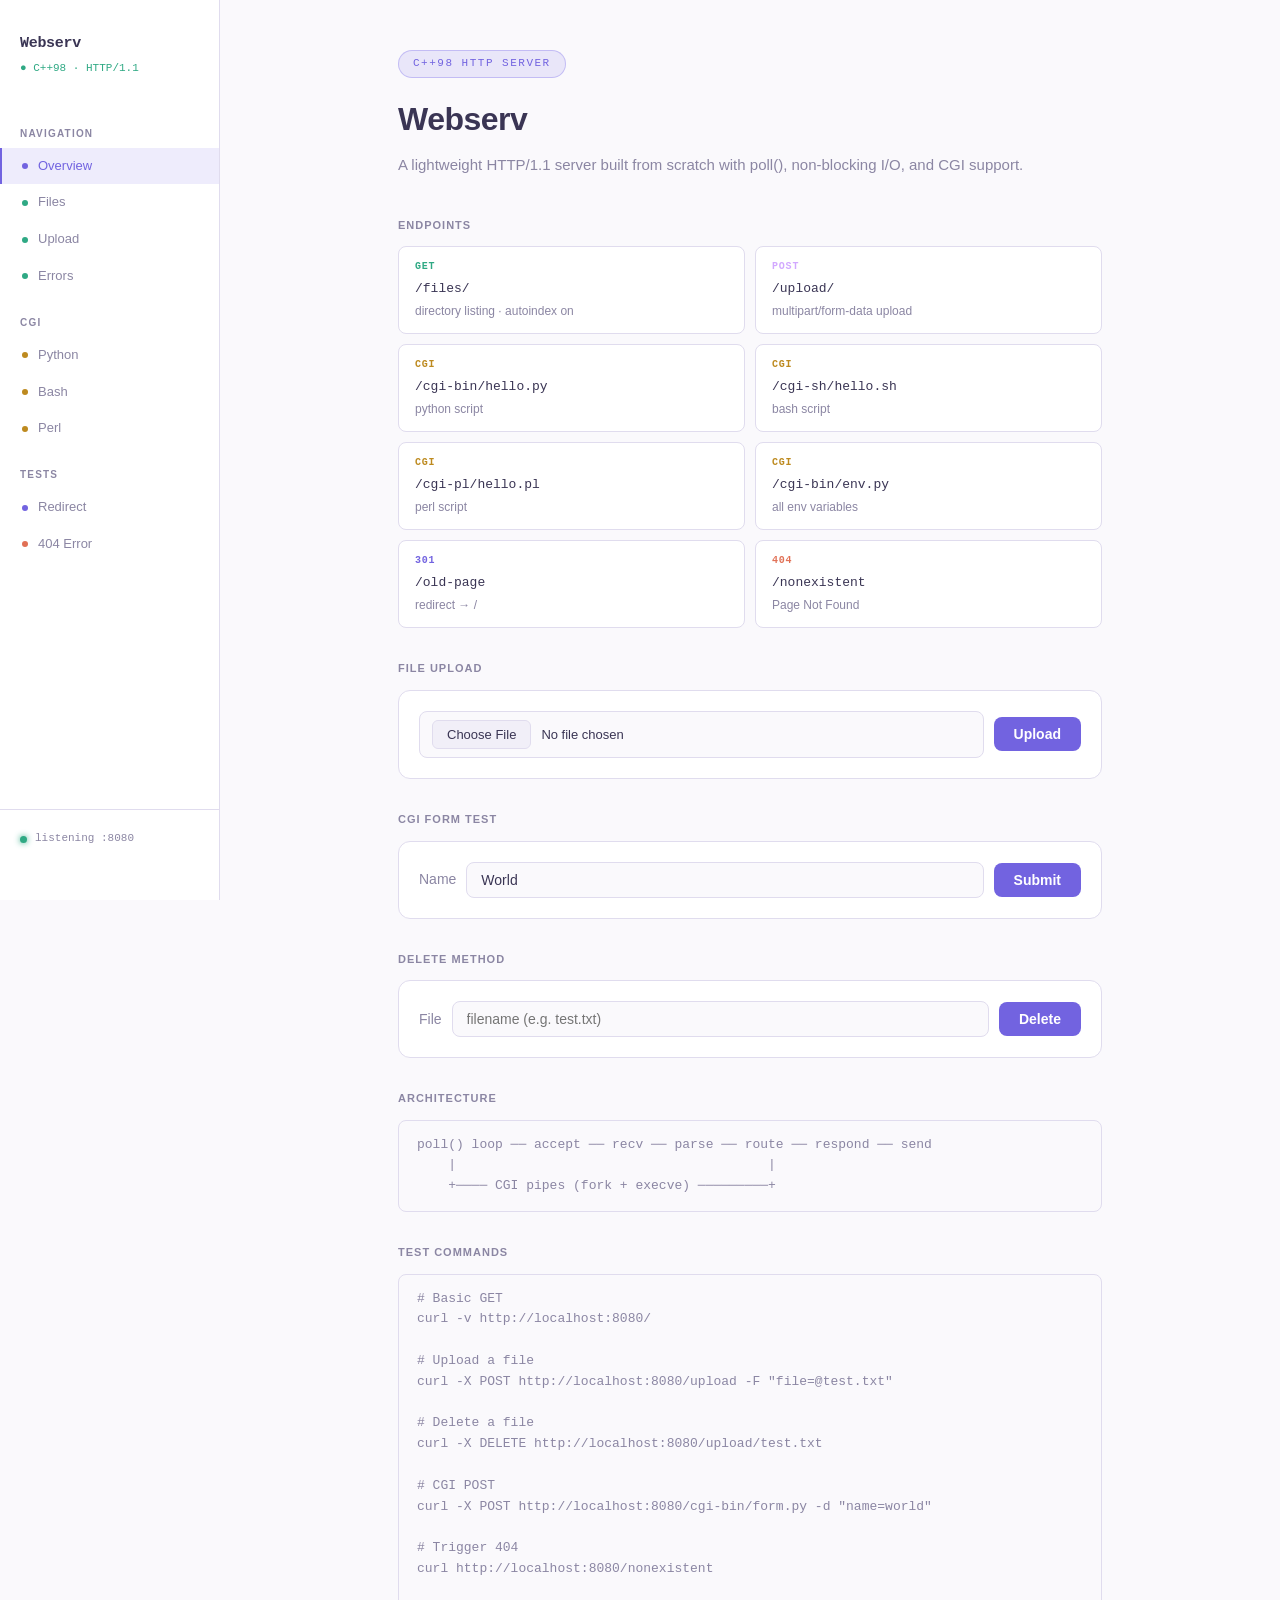
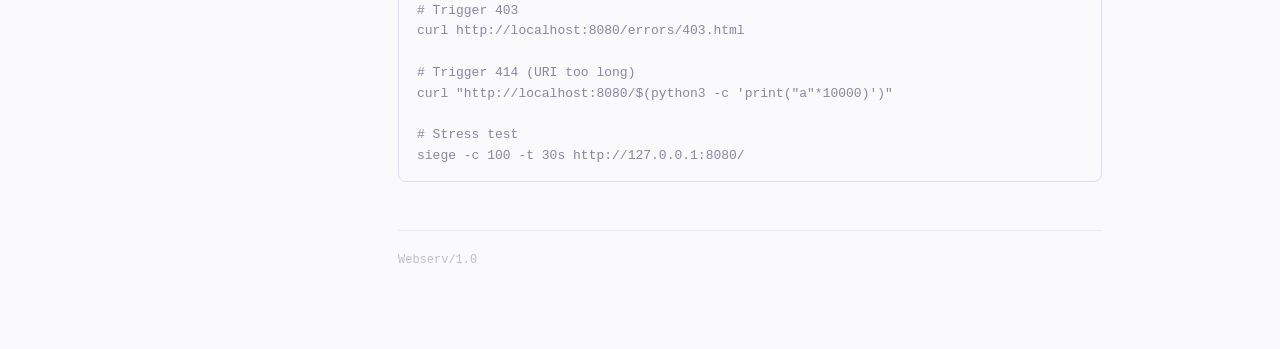
<file: www/index.html>
<!DOCTYPE html>
<html lang="en">

<head>
<meta charset="UTF-8">
<meta name="viewport" content="width=device-width, initial-scale=1.0">
<title>Webserv</title>

<style>
:root {
	--bg: #faf9fc;
	--surface: #ffffff;
	--surface-2: #f1eff8;
	--border: #e0dcee;
	--text: #3a3554;
	--text-dim: #8b86a3;
	--accent: #7263e0;
	--accent-glow: rgba(114, 99, 224, 0.12);
	--success: #2fa984;
	--danger: #e17055;
	--warn: #bd8a1f;
	--radius: 12px;
	--mono: 'SF Mono', 'Fira Code', 'Cascadia Code', monospace;
}

* { margin: 0; padding: 0; box-sizing: border-box; }

body {
	font-family: -apple-system, BlinkMacSystemFont, 'Inter', 'Segoe UI', sans-serif;
	line-height: 1.6;
	color: var(--text);
	background: var(--bg);
	min-height: 100vh;
	min-width: 1000px;
	display: flex;
}

/* ─── Sidebar ─── */
.sidebar {
	width: 220px;
	flex-shrink: 0;
	background: var(--surface);
	border-right: 1px solid var(--border);
	padding: 32px 0;
	position: fixed;
	top: 0;
	left: 0;
	height: 100vh;
	display: flex;
	flex-direction: column;
}

.sidebar-header {
	padding: 0 20px 28px;
}

.sidebar-logo {
	font-family: var(--mono);
	font-size: 15px;
	font-weight: 700;
	color: var(--text);
	letter-spacing: -0.3px;
}

.sidebar-version {
	font-family: var(--mono);
	font-size: 11px;
	color: var(--success);
	margin-top: 4px;
}

.nav-section {
	font-size: 10px;
	font-weight: 600;
	letter-spacing: 1.2px;
	text-transform: uppercase;
	color: var(--text-dim);
	padding: 0 20px;
	margin-bottom: 6px;
	margin-top: 20px;
}

.nav-item {
	display: flex;
	align-items: center;
	gap: 10px;
	padding: 8px 20px;
	font-size: 13px;
	color: var(--text-dim);
	text-decoration: none;
	border-left: 2px solid transparent;
	transition: background 0.15s, color 0.15s, border-color 0.15s;
}

.nav-item:hover {
	background: var(--surface-2);
	color: var(--text);
}

.nav-item.active {
	background: var(--accent-glow);
	color: var(--accent);
	border-left-color: var(--accent);
}

.nav-dot {
	width: 6px;
	height: 6px;
	border-radius: 50%;
	flex-shrink: 0;
}

.nav-dot.green { background: var(--success); }
.nav-dot.purple { background: var(--accent); }
.nav-dot.orange { background: var(--danger); }
.nav-dot.yellow { background: var(--warn); }

.sidebar-footer {
	margin-top: auto;
	padding: 20px;
	border-top: 1px solid var(--border);
}

.status-badge {
	display: flex;
	align-items: center;
	gap: 8px;
	font-family: var(--mono);
	font-size: 11px;
	color: var(--text-dim);
}

.status-dot {
	width: 7px;
	height: 7px;
	border-radius: 50%;
	background: var(--success);
	box-shadow: 0 0 6px var(--success);
	flex-shrink: 0;
}

/* ─── Content ─── */
.content {
	margin-left: max(220px, calc((100% - 800px + 220px) / 2));
	flex: 1;
	padding: 48px 48px 80px;
	max-width: 800px;
}

/* ─── Header ─── */
.header {
	margin-bottom: 40px;
}

.header .badge {
	display: inline-block;
	font-family: var(--mono);
	font-size: 11px;
	letter-spacing: 1.5px;
	text-transform: uppercase;
	color: var(--accent);
	background: var(--accent-glow);
	border: 1px solid rgba(108, 92, 231, 0.3);
	padding: 4px 14px;
	border-radius: 100px;
	margin-bottom: 16px;
}

.header h1 {
	font-size: 32px;
	font-weight: 700;
	letter-spacing: -0.5px;
	color: var(--te);
	margin-bottom: 8px;
}

.header .subtitle {
	font-size: 15px;
	color: var(--text-dim);
}

/* ─── Section ─── */
.section-title {
	font-size: 11px;
	font-weight: 600;
	text-transform: uppercase;
	letter-spacing: 1px;
	color: var(--text-dim);
	margin-bottom: 12px;
	margin-top: 32px;
}

/* ─── Endpoint Grid ─── */
.endpoint-grid {
	display: grid;
	grid-template-columns: 1fr 1fr;
	gap: 10px;
}

.endpoint {
	display: block;
	padding: 12px 16px;
	background: var(--surface);
	border: 1px solid var(--border);
	border-radius: 8px;
	text-decoration: none;
	color: var(--text);
	transition: border-color 0.2s, background 0.2s;
}

.endpoint:hover {
	border-color: var(--accent);
	background: var(--accent-glow);
}

.ep-method {
	font-family: var(--mono);
	font-size: 10px;
	font-weight: 600;
	letter-spacing: 0.8px;
	margin-bottom: 4px;
}

.ep-method.get { color: var(--success); }
.ep-method.post { color: #d2a8ff; }
.ep-method.del { color: var(--danger); }
.ep-method.cgi { color: var(--warn); }
.ep-method.redir { color: var(--accent); }

.ep-path {
	font-family: var(--mono);
	font-size: 13px;
	color: var(--text);
	margin-bottom: 2px;
}

.ep-desc {
	font-size: 12px;
	color: var(--text-dim);
}

/* ─── Cards ─── */
.card {
	background: var(--surface);
	border: 1px solid var(--border);
	border-radius: var(--radius);
	padding: 20px;
}

/* ─── Forms ─── */
.form-group {
	display: flex;
	gap: 10px;
	align-items: center;
	flex-wrap: wrap;
}

.form-row {
	display: flex;
	align-items: center;
	gap: 10px;
}

input[type="text"],
input[type="file"] {
	flex: 1;
	min-width: 0;
	padding: 9px 14px;
	font-size: 14px;
	font-family: inherit;
	color: var(--text);
	background: var(--bg);
	border: 1px solid var(--border);
	border-radius: 8px;
	outline: none;
	transition: border-color 0.2s;
}

input[type="text"]:focus,
input[type="file"]:focus {
	border-color: var(--accent);
}

input[type="file"] {
	padding: 8px 12px;
	font-size: 13px;
}

input[type="file"]::file-selector-button {
	padding: 6px 14px;
	font-size: 13px;
	font-family: inherit;
	color: var(--text);
	background: var(--surface-2);
	border: 1px solid var(--border);
	border-radius: 6px;
	cursor: pointer;
	margin-right: 10px;
}

button {
	padding: 9px 20px;
	font-size: 14px;
	font-weight: 600;
	font-family: inherit;
	color: #fff;
	background: var(--accent);
	border: none;
	border-radius: 8px;
	cursor: pointer;
	transition: opacity 0.2s;
	white-space: nowrap;
}

button:hover { opacity: 0.85; }

label {
	font-size: 14px;
	color: var(--text-dim);
	font-weight: 500;
	white-space: nowrap;
}

/* ─── Delete result ─── */
.delete-result {
	margin-top: 12px;
	padding: 10px 14px;
	border-radius: 8px;
	font-size: 13px;
	font-family: var(--mono);
	display: none;
}

.delete-result.success {
	background: rgba(47, 169, 132, 0.1);
	border: 1px solid rgba(47, 169, 132, 0.3);
	color: var(--success);
}

.delete-result.error {
	background: rgba(225, 112, 85, 0.1);
	border: 1px solid rgba(225, 112, 85, 0.3);
	color: var(--danger);
}

/* ─── Code ─── */
pre {
	font-family: var(--mono);
	background: var(--bg);
	border: 1px solid var(--border);
	padding: 14px 18px;
	border-radius: 8px;
	font-size: 13px;
	color: var(--text-dim);
	overflow-x: auto;
}

/* ─── Footer ─── */
.footer {
	margin-top: 48px;
	padding-top: 20px;
	border-top: 1px solid var(--border);
	font-family: var(--mono);
	font-size: 12px;
	color: var(--text-dim);
	opacity: 0.5;
}
</style>

</head>

<body>
<div class="sidebar">
  <div class="sidebar-header">
    <div class="sidebar-logo">Webserv</div>
    <div class="sidebar-version">&#9679; C++98 · HTTP/1.1</div>
  </div>

  <div class="nav-section">Navigation</div>
  <a href="/" class="nav-item active">
    <div class="nav-dot purple"></div> Overview
  </a>
  <a href="/files/" class="nav-item">
    <div class="nav-dot green"></div> Files
  </a>
  <a href="/upload/" class="nav-item">
    <div class="nav-dot green"></div> Upload
  </a>
  <a href="/errors/" class="nav-item">
    <div class="nav-dot green"></div> Errors
  </a>

  <div class="nav-section">CGI</div>
  <a href="/cgi-bin/hello.py" class="nav-item">
    <div class="nav-dot yellow"></div> Python
  </a>
  <a href="/cgi-sh/hello.sh" class="nav-item">
    <div class="nav-dot yellow"></div> Bash
  </a>
  <a href="/cgi-pl/hello.pl" class="nav-item">
    <div class="nav-dot yellow"></div> Perl
  </a>

  <div class="nav-section">Tests</div>
  <a href="/old-page" class="nav-item">
    <div class="nav-dot purple"></div> Redirect
  </a>
  <a href="/nonexistent" class="nav-item">
    <div class="nav-dot orange"></div> 404 Error
  </a>

  <div class="sidebar-footer">
    <div class="status-badge">
      <div class="status-dot"></div>
      listening :8080
    </div>
  </div>
</div>

<div class="content">
  <div class="header">
    <div class="badge"><span class="status on"></span> C++98 HTTP Server</div>
    <h1>Webserv</h1>
    <p class="subtitle">A lightweight HTTP/1.1 server built from scratch with poll(), non-blocking I/O, and CGI support.</p>
  </div>

  <div class="section-title">Endpoints</div>
  <div class="endpoint-grid">
    <a href="/files/" class="endpoint">
      <div class="ep-method get">GET</div>
      <div class="ep-path">/files/</div>
      <div class="ep-desc">directory listing · autoindex on</div>
    </a>
    <a href="/upload/" class="endpoint">
      <div class="ep-method post">POST</div>
      <div class="ep-path">/upload/</div>
      <div class="ep-desc">multipart/form-data upload</div>
    </a>
    <a href="/cgi-bin/hello.py" class="endpoint">
      <div class="ep-method cgi">CGI</div>
      <div class="ep-path">/cgi-bin/hello.py</div>
      <div class="ep-desc">python script</div>
    </a>
    <a href="/cgi-sh/hello.sh" class="endpoint">
      <div class="ep-method cgi">CGI</div>
      <div class="ep-path">/cgi-sh/hello.sh</div>
      <div class="ep-desc">bash script</div>
    </a>
    <a href="/cgi-pl/hello.pl" class="endpoint">
      <div class="ep-method cgi">CGI</div>
      <div class="ep-path">/cgi-pl/hello.pl</div>
      <div class="ep-desc">perl script</div>
    </a>
    <a href="/cgi-bin/env.py" class="endpoint">
      <div class="ep-method cgi">CGI</div>
      <div class="ep-path">/cgi-bin/env.py</div>
      <div class="ep-desc">all env variables</div>
    </a>
    <a href="/old-page" class="endpoint">
      <div class="ep-method redir">301</div>
      <div class="ep-path">/old-page</div>
      <div class="ep-desc">redirect → /</div>
    </a>
	<a href="/nonexistent" class="endpoint">
      <div class="ep-method del">404</div>
      <div class="ep-path">/nonexistent</div>
      <div class="ep-desc">Page Not Found</div>
    </a>
  </div>

  <div class="section-title">File Upload</div>
  <div class="card">
    <form action="/upload" method="POST" enctype="multipart/form-data">
      <div class="form-group">
        <input type="file" name="file" required>
        <button type="submit">Upload</button>
      </div>
    </form>
  </div>

  <div class="section-title">CGI Form Test</div>
  <div class="card">
    <form action="/cgi-bin/form.py" method="POST">
      <div class="form-group">
        <label for="name">Name</label>
        <input type="text" id="name" name="name" value="World" placeholder="Enter a name...">
        <button type="submit">Submit</button>
      </div>
    </form>
  </div>

  <div class="section-title">DELETE Method</div>
  <div class="card">
    <div class="form-group">
      <label>File</label>
      <input type="text" id="delete-input" placeholder="filename (e.g. test.txt)">
      <button class="danger" onclick="deleteFile()">Delete</button>
    </div>
    <div id="delete-result" class="delete-result"></div>
  </div>


  <div class="section-title">Architecture</div>
  <pre>poll() loop ── accept ── recv ── parse ── route ── respond ── send
    |                                        |
    +──── CGI pipes (fork + execve) ─────────+</pre>

  <div class="section-title">Test Commands</div>
<pre># Basic GET 
curl -v http://localhost:8080/

# Upload a file
curl -X POST http://localhost:8080/upload -F "file=@test.txt"

# Delete a file
curl -X DELETE http://localhost:8080/upload/test.txt

# CGI POST
curl -X POST http://localhost:8080/cgi-bin/form.py -d "name=world"

# Trigger 404
curl http://localhost:8080/nonexistent

# Trigger 403
curl http://localhost:8080/errors/403.html

# Trigger 414 (URI too long)
curl "http://localhost:8080/$(python3 -c 'print("a"*10000)')"

# Stress test
siege -c 100 -t 30s http://127.0.0.1:8080/</pre>

  <div class="footer">Webserv/1.0</div>
</div>

<script>
function deleteFile() {
  var filename = document.getElementById('delete-input').value.trim();
  var result = document.getElementById('delete-result');

  if (!filename) {
    result.className = 'delete-result error';
    result.style.display = 'block';
    result.textContent = 'Please enter a filename.';
    return;
  }

  fetch('/upload/' + filename, { method: 'DELETE' })
    .then(function(response) {
      result.style.display = 'block';
      if (response.ok) {
        result.className = 'delete-result success';
        result.textContent = '✓ Deleted: /upload/' + filename;
        document.getElementById('delete-input').value = '';
      } else {
        result.className = 'delete-result error';
        result.textContent = '✗ Failed: ' + response.status + ' ' + response.statusText;
      }
    })
    .catch(function(err) {
      result.style.display = 'block';
      result.className = 'delete-result error';
      result.textContent = '✗ Error: ' + err;
    });
}

document.getElementById('delete-input').addEventListener('keydown', function(e) {
  if (e.key === 'Enter') deleteFile();
});
</script>

</body>
</html>
</file>
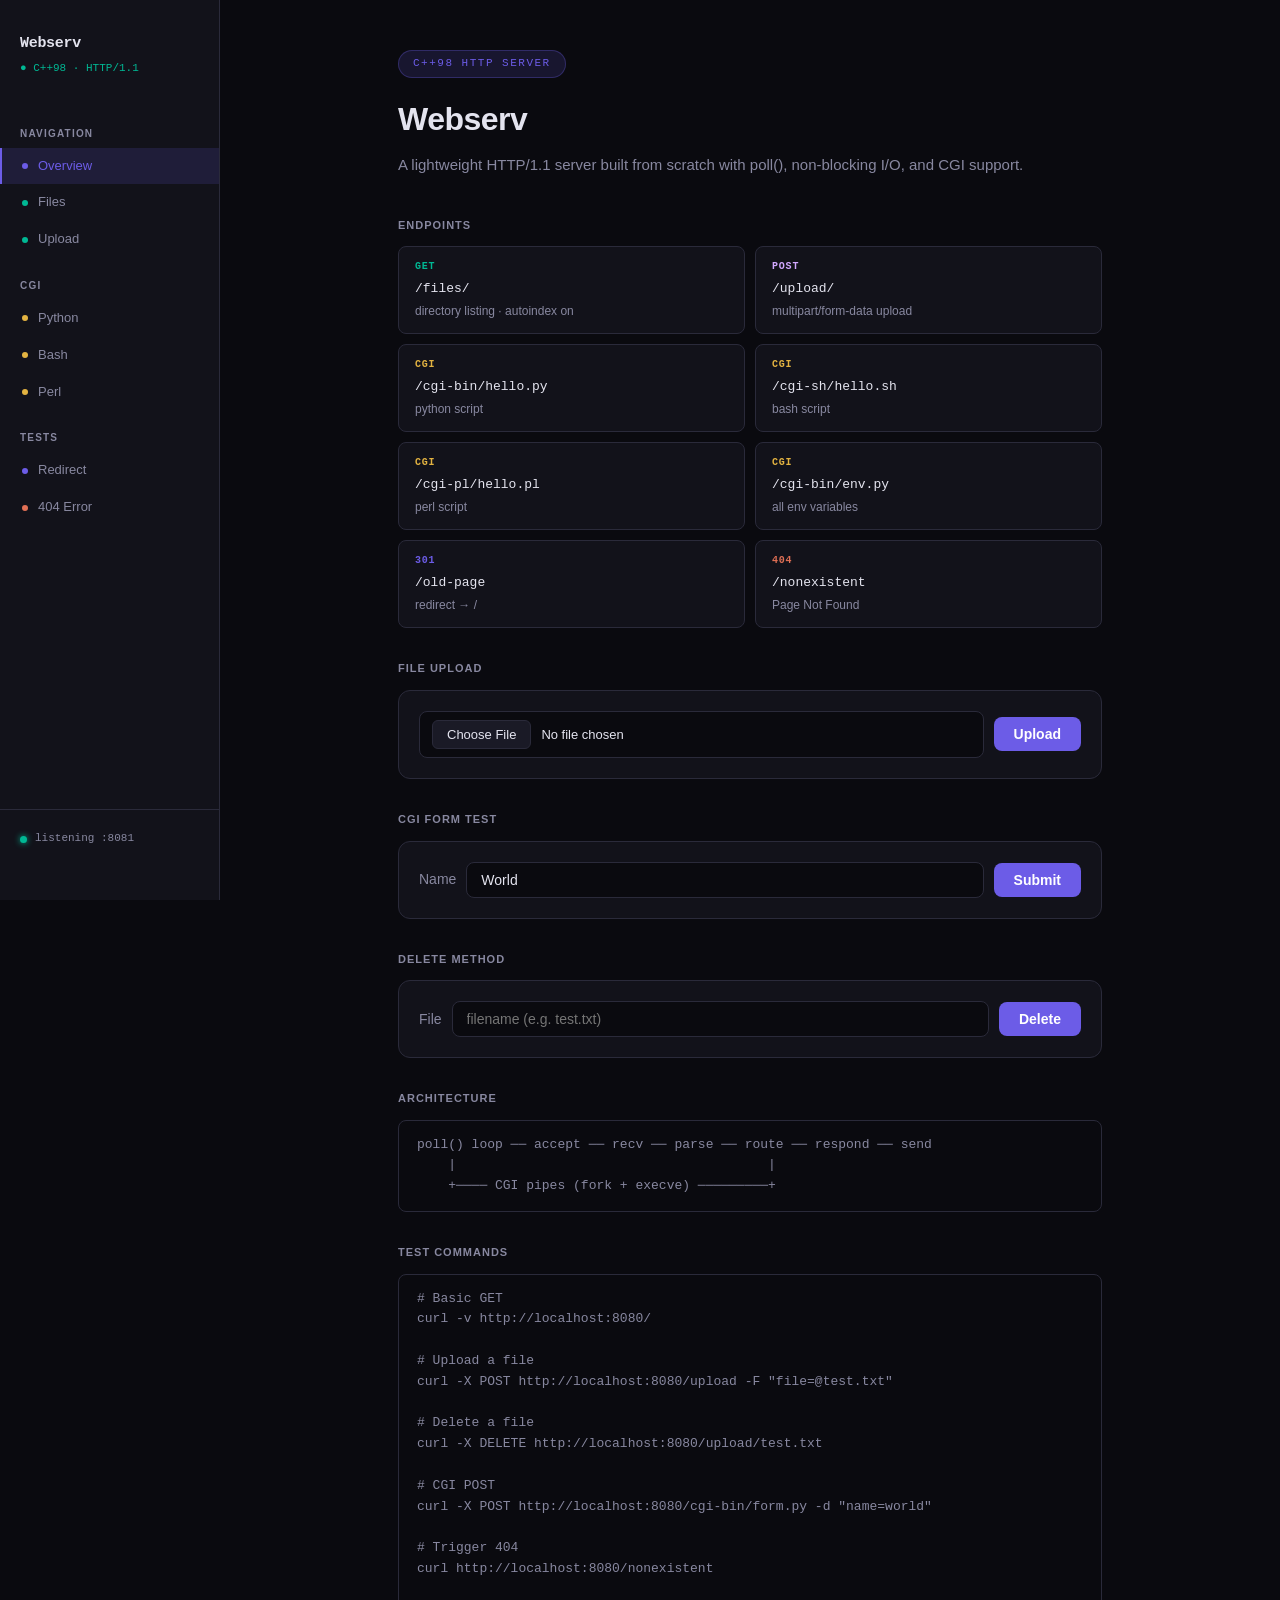
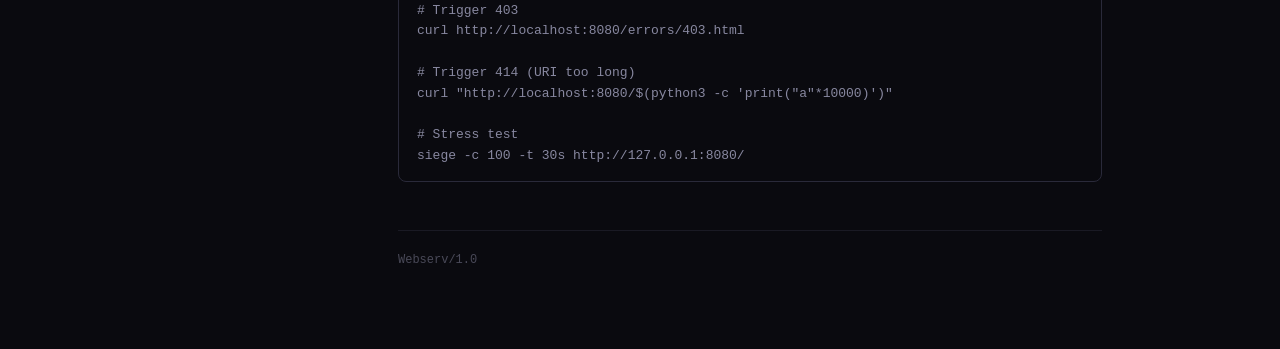
<file: www/index8081.html>
<!DOCTYPE html>
<html lang="en">

<head>
<meta charset="UTF-8">
<meta name="viewport" content="width=device-width, initial-scale=1.0">
<title>Webserv</title>
<style>
:root {
	--bg: #0a0a0f;
	--surface: #12121a;
	--surface-2: #1a1a26;
	--border: #2a2a3a;
	--text: #e4e4ef;
	--text-dim: #8888a0;
	--accent: #6c5ce7;
	--accent-glow: rgba(108, 92, 231, 0.15);
	--success: #00b894;
	--danger: #e17055;
	--warn: #e3b341;
	--radius: 12px;
	--mono: 'SF Mono', 'Fira Code', 'Cascadia Code', monospace;
}

* { margin: 0; padding: 0; box-sizing: border-box; }

body {
	font-family: -apple-system, BlinkMacSystemFont, 'Inter', 'Segoe UI', sans-serif;
	line-height: 1.6;
	color: var(--text);
	background: var(--bg);
	min-height: 100vh;
	min-width: 1000px;
	display: flex;
}

/* ─── Sidebar ─── */
.sidebar {
	width: 220px;
	flex-shrink: 0;
	background: var(--surface);
	border-right: 1px solid var(--border);
	padding: 32px 0;
	position: fixed;
	top: 0;
	left: 0;
	height: 100vh;
	display: flex;
	flex-direction: column;
}

.sidebar-header {
	padding: 0 20px 28px;
}

.sidebar-logo {
	font-family: var(--mono);
	font-size: 15px;
	font-weight: 700;
	color: var(--text);
	letter-spacing: -0.3px;
}

.sidebar-version {
	font-family: var(--mono);
	font-size: 11px;
	color: var(--success);
	margin-top: 4px;
}

.nav-section {
	font-size: 10px;
	font-weight: 600;
	letter-spacing: 1.2px;
	text-transform: uppercase;
	color: var(--text-dim);
	padding: 0 20px;
	margin-bottom: 6px;
	margin-top: 20px;
}

.nav-item {
	display: flex;
	align-items: center;
	gap: 10px;
	padding: 8px 20px;
	font-size: 13px;
	color: var(--text-dim);
	text-decoration: none;
	border-left: 2px solid transparent;
	transition: background 0.15s, color 0.15s, border-color 0.15s;
}

.nav-item:hover {
	background: var(--surface-2);
	color: var(--text);
}

.nav-item.active {
	background: var(--accent-glow);
	color: var(--accent);
	border-left-color: var(--accent);
}

.nav-dot {
	width: 6px;
	height: 6px;
	border-radius: 50%;
	flex-shrink: 0;
}

.nav-dot.green { background: var(--success); }
.nav-dot.purple { background: var(--accent); }
.nav-dot.orange { background: var(--danger); }
.nav-dot.yellow { background: var(--warn); }

.sidebar-footer {
	margin-top: auto;
	padding: 20px;
	border-top: 1px solid var(--border);
}

.status-badge {
	display: flex;
	align-items: center;
	gap: 8px;
	font-family: var(--mono);
	font-size: 11px;
	color: var(--text-dim);
}

.status-dot {
	width: 7px;
	height: 7px;
	border-radius: 50%;
	background: var(--success);
	box-shadow: 0 0 6px var(--success);
	flex-shrink: 0;
}

/* ─── Content ─── */
.content {
	margin-left: max(220px, calc((100% - 800px + 220px) / 2));
	flex: 1;
	padding: 48px 48px 80px;
	max-width: 800px;
}

/* ─── Header ─── */
.header {
	margin-bottom: 40px;
}

.header .badge {
	display: inline-block;
	font-family: var(--mono);
	font-size: 11px;
	letter-spacing: 1.5px;
	text-transform: uppercase;
	color: var(--accent);
	background: var(--accent-glow);
	border: 1px solid rgba(108, 92, 231, 0.3);
	padding: 4px 14px;
	border-radius: 100px;
	margin-bottom: 16px;
}

.header h1 {
	font-size: 32px;
	font-weight: 700;
	letter-spacing: -0.5px;
	color: var(--te);
	margin-bottom: 8px;
}

.header .subtitle {
	font-size: 15px;
	color: var(--text-dim);
}

/* ─── Section ─── */
.section-title {
	font-size: 11px;
	font-weight: 600;
	text-transform: uppercase;
	letter-spacing: 1px;
	color: var(--text-dim);
	margin-bottom: 12px;
	margin-top: 32px;
}

/* ─── Endpoint Grid ─── */
.endpoint-grid {
	display: grid;
	grid-template-columns: 1fr 1fr;
	gap: 10px;
}

.endpoint {
	display: block;
	padding: 12px 16px;
	background: var(--surface);
	border: 1px solid var(--border);
	border-radius: 8px;
	text-decoration: none;
	color: var(--text);
	transition: border-color 0.2s, background 0.2s;
}

.endpoint:hover {
	border-color: var(--accent);
	background: var(--accent-glow);
}

.ep-method {
	font-family: var(--mono);
	font-size: 10px;
	font-weight: 600;
	letter-spacing: 0.8px;
	margin-bottom: 4px;
}

.ep-method.get { color: var(--success); }
.ep-method.post { color: #d2a8ff; }
.ep-method.del { color: var(--danger); }
.ep-method.cgi { color: var(--warn); }
.ep-method.redir { color: var(--accent); }

.ep-path {
	font-family: var(--mono);
	font-size: 13px;
	color: var(--text);
	margin-bottom: 2px;
}

.ep-desc {
	font-size: 12px;
	color: var(--text-dim);
}

/* ─── Cards ─── */
.card {
	background: var(--surface);
	border: 1px solid var(--border);
	border-radius: var(--radius);
	padding: 20px;
}

/* ─── Forms ─── */
.form-group {
	display: flex;
	gap: 10px;
	align-items: center;
	flex-wrap: wrap;
}

.form-row {
	display: flex;
	align-items: center;
	gap: 10px;
}

input[type="text"],
input[type="file"] {
	flex: 1;
	min-width: 0;
	padding: 9px 14px;
	font-size: 14px;
	font-family: inherit;
	color: var(--text);
	background: var(--bg);
	border: 1px solid var(--border);
	border-radius: 8px;
	outline: none;
	transition: border-color 0.2s;
}

input[type="text"]:focus,
input[type="file"]:focus {
	border-color: var(--accent);
}

input[type="file"] {
	padding: 8px 12px;
	font-size: 13px;
}

input[type="file"]::file-selector-button {
	padding: 6px 14px;
	font-size: 13px;
	font-family: inherit;
	color: var(--text);
	background: var(--surface-2);
	border: 1px solid var(--border);
	border-radius: 6px;
	cursor: pointer;
	margin-right: 10px;
}

button {
	padding: 9px 20px;
	font-size: 14px;
	font-weight: 600;
	font-family: inherit;
	color: #fff;
	background: var(--accent);
	border: none;
	border-radius: 8px;
	cursor: pointer;
	transition: opacity 0.2s;
	white-space: nowrap;
}

button:hover { opacity: 0.85; }

label {
	font-size: 14px;
	color: var(--text-dim);
	font-weight: 500;
	white-space: nowrap;
}

/* ─── Delete result ─── */
.delete-result {
	margin-top: 12px;
	padding: 10px 14px;
	border-radius: 8px;
	font-size: 13px;
	font-family: var(--mono);
	display: none;
}

.delete-result.success {
	background: rgba(47, 169, 132, 0.1);
	border: 1px solid rgba(47, 169, 132, 0.3);
	color: var(--success);
}

.delete-result.error {
	background: rgba(225, 112, 85, 0.1);
	border: 1px solid rgba(225, 112, 85, 0.3);
	color: var(--danger);
}

/* ─── Code ─── */
pre {
	font-family: var(--mono);
	background: var(--bg);
	border: 1px solid var(--border);
	padding: 14px 18px;
	border-radius: 8px;
	font-size: 13px;
	color: var(--text-dim);
	overflow-x: auto;
}

/* ─── Footer ─── */
.footer {
	margin-top: 48px;
	padding-top: 20px;
	border-top: 1px solid var(--border);
	font-family: var(--mono);
	font-size: 12px;
	color: var(--text-dim);
	opacity: 0.5;
}

</style>
</head>

<body>

<div class="sidebar">
  <div class="sidebar-header">
    <div class="sidebar-logo">Webserv</div>
    <div class="sidebar-version">&#9679; C++98 · HTTP/1.1</div>
  </div>

  <div class="nav-section">Navigation</div>
  <a href="/" class="nav-item active">
    <div class="nav-dot purple"></div> Overview
  </a>
  <a href="/files/" class="nav-item">
    <div class="nav-dot green"></div> Files
  </a>
  <a href="/upload/" class="nav-item">
    <div class="nav-dot green"></div> Upload
  </a>

  <div class="nav-section">CGI</div>
  <a href="/cgi-bin/hello.py" class="nav-item">
    <div class="nav-dot yellow"></div> Python
  </a>
  <a href="/cgi-sh/hello.sh" class="nav-item">
    <div class="nav-dot yellow"></div> Bash
  </a>
  <a href="/cgi-pl/hello.pl" class="nav-item">
    <div class="nav-dot yellow"></div> Perl
  </a>

  <div class="nav-section">Tests</div>
  <a href="/old-page" class="nav-item">
    <div class="nav-dot purple"></div> Redirect
  </a>
  <a href="/nonexistent" class="nav-item">
    <div class="nav-dot orange"></div> 404 Error
  </a>

  <div class="sidebar-footer">
    <div class="status-badge">
      <div class="status-dot"></div>
      listening :8081
    </div>
  </div>
</div>

<div class="content">
  <div class="header">
    <div class="badge"><span class="status on"></span> C++98 HTTP Server</div>
    <h1>Webserv</h1>
    <p class="subtitle">A lightweight HTTP/1.1 server built from scratch with poll(), non-blocking I/O, and CGI support.</p>
  </div>

  <div class="section-title">Endpoints</div>
  <div class="endpoint-grid">
    <a href="/files/" class="endpoint">
      <div class="ep-method get">GET</div>
      <div class="ep-path">/files/</div>
      <div class="ep-desc">directory listing · autoindex on</div>
    </a>
    <a href="/upload/" class="endpoint">
      <div class="ep-method post">POST</div>
      <div class="ep-path">/upload/</div>
      <div class="ep-desc">multipart/form-data upload</div>
    </a>
    <a href="/cgi-bin/hello.py" class="endpoint">
      <div class="ep-method cgi">CGI</div>
      <div class="ep-path">/cgi-bin/hello.py</div>
      <div class="ep-desc">python script</div>
    </a>
    <a href="/cgi-sh/hello.sh" class="endpoint">
      <div class="ep-method cgi">CGI</div>
      <div class="ep-path">/cgi-sh/hello.sh</div>
      <div class="ep-desc">bash script</div>
    </a>
    <a href="/cgi-pl/hello.pl" class="endpoint">
      <div class="ep-method cgi">CGI</div>
      <div class="ep-path">/cgi-pl/hello.pl</div>
      <div class="ep-desc">perl script</div>
    </a>
    <a href="/cgi-bin/env.py" class="endpoint">
      <div class="ep-method cgi">CGI</div>
      <div class="ep-path">/cgi-bin/env.py</div>
      <div class="ep-desc">all env variables</div>
    </a>
    <a href="/old-page" class="endpoint">
      <div class="ep-method redir">301</div>
      <div class="ep-path">/old-page</div>
      <div class="ep-desc">redirect → /</div>
    </a>
    <a href="/nonexistent" class="endpoint">
      <div class="ep-method del">404</div>
      <div class="ep-path">/nonexistent</div>
      <div class="ep-desc">Page Not Found</div>
    </a>
  </div>

  <div class="section-title">File Upload</div>
  <div class="card">
    <form action="/upload" method="POST" enctype="multipart/form-data">
      <div class="form-group">
        <input type="file" name="file" required>
        <button type="submit">Upload</button>
      </div>
    </form>
  </div>

  <div class="section-title">CGI Form Test</div>
  <div class="card">
    <form action="/cgi-bin/form.py" method="POST">
      <div class="form-group">
        <label for="name">Name</label>
        <input type="text" id="name" name="name" value="World" placeholder="Enter a name...">
        <button type="submit">Submit</button>
      </div>
    </form>
  </div>

  <div class="section-title">DELETE Method</div>
  <div class="card">
    <div class="form-group">
      <label>File</label>
      <input type="text" id="delete-input" placeholder="filename (e.g. test.txt)">
      <button class="danger" onclick="deleteFile()">Delete</button>
    </div>
    <div id="delete-result" class="delete-result"></div>
  </div>


  <div class="section-title">Architecture</div>
  <pre>poll() loop ── accept ── recv ── parse ── route ── respond ── send
    |                                        |
    +──── CGI pipes (fork + execve) ─────────+</pre>

  <div class="section-title">Test Commands</div>
<pre># Basic GET 
curl -v http://localhost:8080/

# Upload a file
curl -X POST http://localhost:8080/upload -F "file=@test.txt"

# Delete a file
curl -X DELETE http://localhost:8080/upload/test.txt

# CGI POST
curl -X POST http://localhost:8080/cgi-bin/form.py -d "name=world"

# Trigger 404
curl http://localhost:8080/nonexistent

# Trigger 403
curl http://localhost:8080/errors/403.html

# Trigger 414 (URI too long)
curl "http://localhost:8080/$(python3 -c 'print("a"*10000)')"

# Stress test
siege -c 100 -t 30s http://127.0.0.1:8080/</pre>

  <div class="footer">Webserv/1.0</div>
</div>

<script>
function deleteFile() {
  var filename = document.getElementById('delete-input').value.trim();
  var result = document.getElementById('delete-result');

  if (!filename) {
    result.className = 'delete-result error';
    result.style.display = 'block';
    result.textContent = 'Please enter a filename.';
    return;
  }

  fetch('/upload/' + filename, { method: 'DELETE' })
    .then(function(response) {
      result.style.display = 'block';
      if (response.ok) {
        result.className = 'delete-result success';
        result.textContent = '✓ Deleted: /upload/' + filename;
        document.getElementById('delete-input').value = '';
      } else {
        result.className = 'delete-result error';
        result.textContent = '✗ Failed: ' + response.status + ' ' + response.statusText;
      }
    })
    .catch(function(err) {
      result.style.display = 'block';
      result.className = 'delete-result error';
      result.textContent = '✗ Error: ' + err;
    });
}

document.getElementById('delete-input').addEventListener('keydown', function(e) {
  if (e.key === 'Enter') deleteFile();
});
</script>

</body>
</html>
</file>
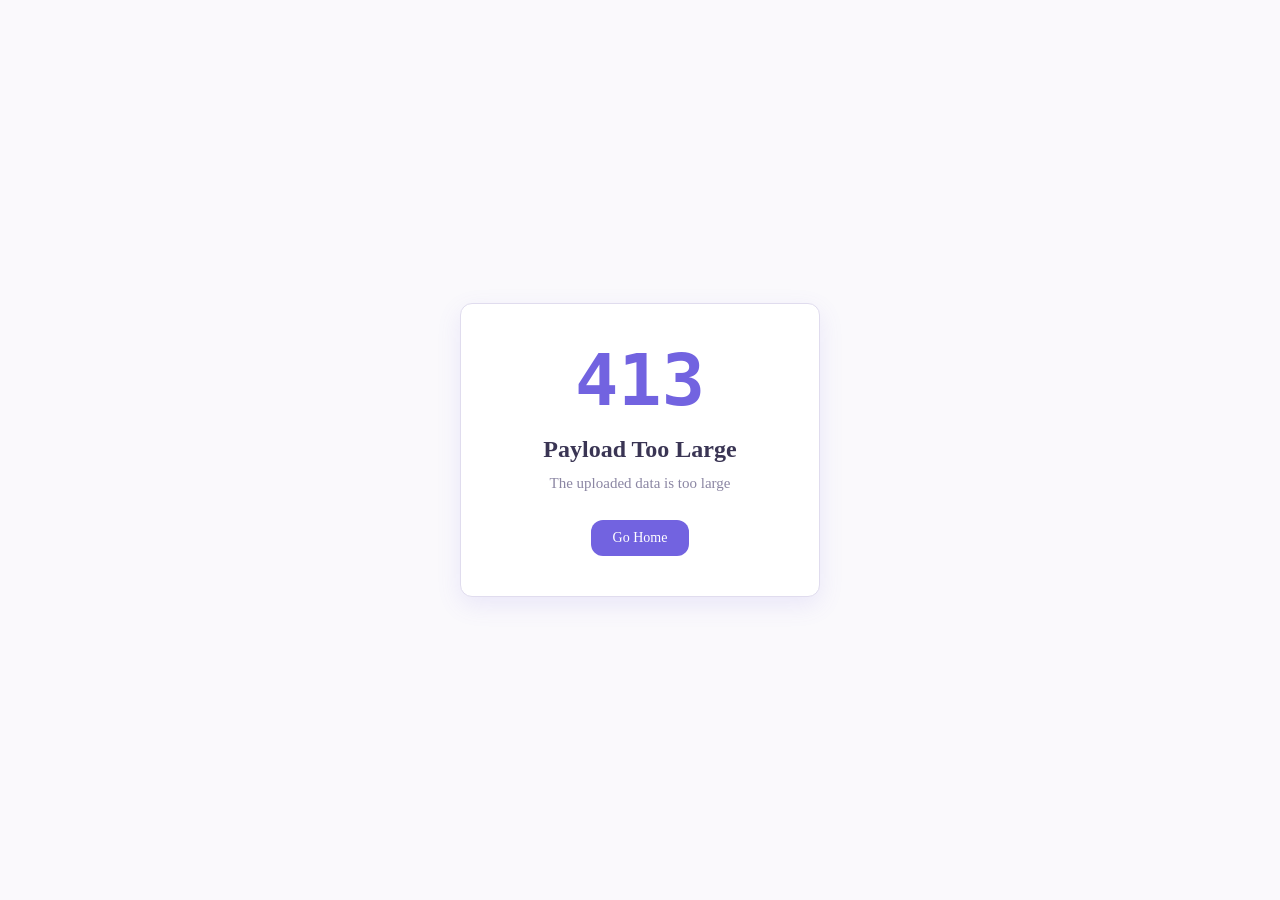
<file: www/errors/413.html>
<!DOCTYPE html>
<html lang="en">
<head>
<meta charset="UTF-8">
<meta name="viewport" content="width=device-width, initial-scale=1.0">
<title>413</title>

<style>
:root {
	--bg: #faf9fc;
	--surface: #ffffff;
	--surface-2: #f1eff8;
	--border: #e0dcee;
	--text: #3a3554;
	--text-dim: #8b86a3;
	--accent: #7263e0;
	--accent-glow: rgba(114, 99, 224, 0.12);
	--success: #2fa984;
	--danger: #e17055;
	--warn: #bd8a1f;
	--radius: 12px;
	--mono: 'SF Mono', 'Fira Code', 'Cascadia Code', monospace;
}

* { margin: 0; padding: 0; box-sizing: border-box; }

html,
body {
    width: 100%;
    min-height: 100vh;
}

.error-page {
    min-height: 100vh;

    display: flex;
    justify-content: center;
    align-items: center;

    background: var(--bg);
}


.error-card {
    width: 360px;

    padding: 40px;

    text-align: center;

    background: var(--surface);

    border: 1px solid var(--border);

    border-radius: var(--radius);

    box-shadow: 0 8px 24px var(--accent-glow);
}


.error-code {
    margin-bottom: 20px;

    font-family: var(--mono);

    font-size: 72px;

    font-weight: 700;

    line-height: 1;

    color: var(--accent);
}


.error-card h1 {
    margin-bottom: 12px;

    font-size: 24px;

    font-weight: 600;

    color: var(--text);
}


.error-card p {
    margin-bottom: 28px;

    font-size: 15px;

    color: var(--text-dim);
}


.back-btn {
    display: inline-block;

    padding: 10px 22px;

    background: var(--accent);

    color: #fff;

    border-radius: var(--radius);

    text-decoration: none;

    font-size: 14px;

    transition: opacity .2s ease;
}


.back-btn:hover {
    opacity: .85;
}
</style>

</head>

<body>
<div class="error-page">
    <div class="error-card">
        <div class="error-code">413</div>
        <h1>Payload Too Large</h1>
        <p>The uploaded data is too large</p>
        <a href="/" class="back-btn">Go Home</a>
    </div>
</div>

</body>
</html>
</file>
